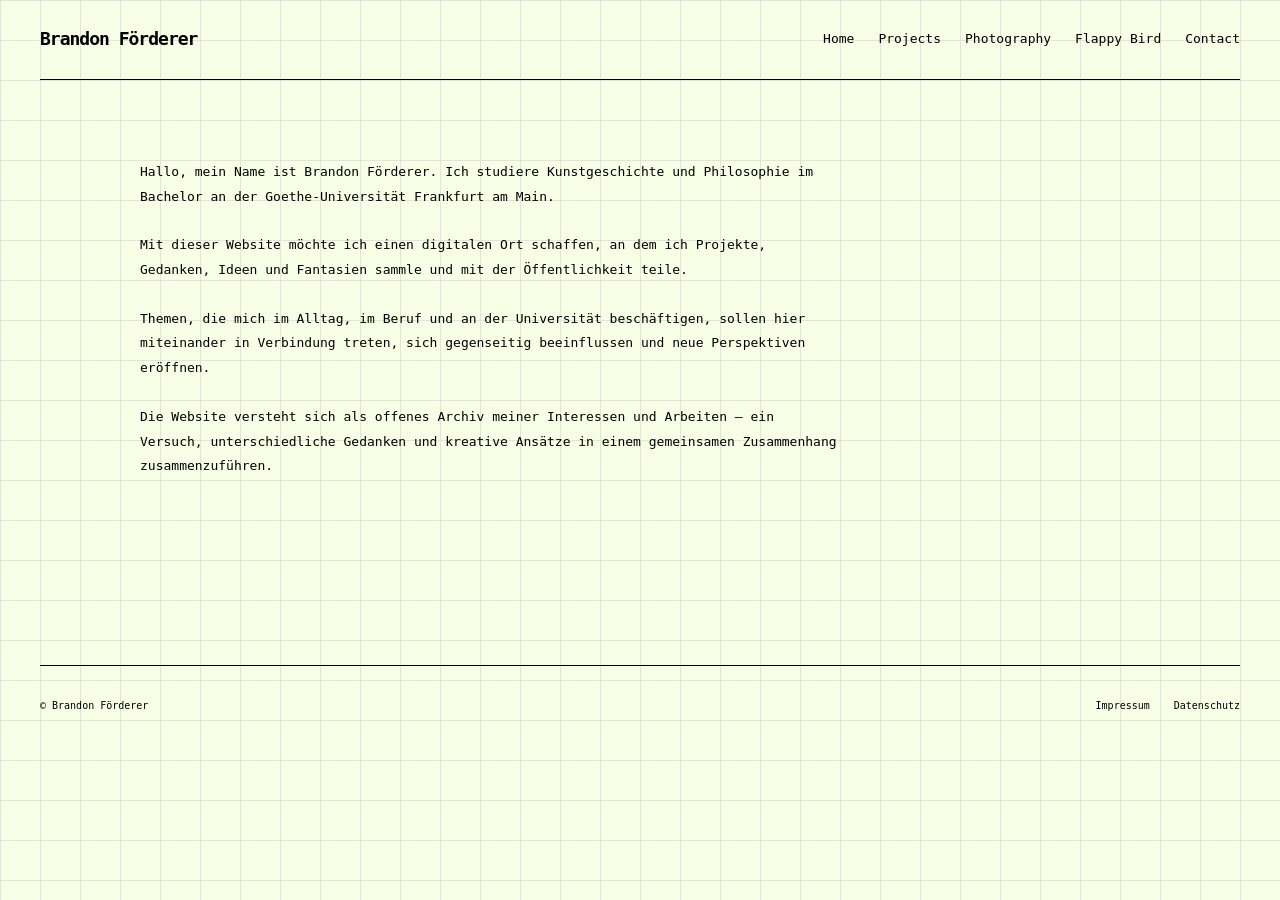
<file: index.html>
<!DOCTYPE html>
<html lang="de">
<head>
    <meta charset="UTF-8">
    <meta name="viewport" content="width=device-width, initial-scale=1.0">
    <meta name="description" content="Die persönliche Website von Brandon Förderer. Ein digitales Archiv für Projekte, Gedanken, Ideen und Fotografie.">
    <title>Brandon Förderer</title>

    <style>
        :root {
            --background: #F8FEE6;
            --foreground: #000000;
            --accent: #83FA6C;
            --grid-color: #E1E3DC;
            --muted: #777777;
            --font-main: "Menlo", "Monaco", monospace;
            --text-size: 13px;
            --heading-size: 18px;
            --display-size: 36px;
            --grid-unit: 40px;
            --space-xs: 4px;
            --space-s: 8px;
            --space-m: 16px;
            --space-l: 20px;
            --space-xl: 24px;
            --space-xxl: 40px;
            --space-section: 80px;
            --page-margin: 40px;
            --content-width: 1440px;
        }

        * {
            box-sizing: border-box;
        }

        html {
            scroll-behavior: smooth;
        }

        body {
            margin: 0;
            padding: 0;
            background: var(--background);
            color: var(--foreground);
            font-family: var(--font-main);
            font-size: var(--text-size);
            line-height: 1.6;
        }

        body.modal-open {
            overflow: hidden;
        }

        a {
            color: var(--foreground);
            text-decoration: none;
        }

        button {
            font: inherit;
        }

        a:focus-visible,
        button:focus-visible {
            outline: 1px solid var(--foreground);
            outline-offset: 4px;
        }

        /* PAGE GRID */

        .site-wrapper {
            position: relative;
            width: 100%;
            min-height: 100vh;
            max-width: var(--content-width);
            margin: 0 auto;
            padding: 0 var(--page-margin);
            background-image:
                linear-gradient(to right, var(--grid-color) 1px, transparent 1px),
                linear-gradient(to bottom, var(--grid-color) 1px, transparent 1px);
            background-size: var(--grid-unit) var(--grid-unit);
            background-position: 0 0;
        }

        /* HEADER */

        header {
            display: grid;
            grid-template-columns: repeat(12, 1fr);
            align-items: center;
            min-height: 80px;
            border-bottom: 1px solid var(--foreground);
        }

        .logo {
            grid-column: span 4;
            font-size: var(--heading-size);
            font-weight: 700;
            letter-spacing: -1px;
        }

        nav {
            grid-column: span 8;
            display: flex;
            justify-content: flex-end;
            align-items: center;
            gap: 24px;
            flex-wrap: wrap;
        }

        nav a,
        .nav-button {
            font-size: var(--text-size);
            color: var(--foreground);
            transition: color 0.2s ease;
        }

        nav a:hover,
        .nav-button:hover {
            color: var(--accent);
        }

        .nav-button {
            padding: 0;
            border: none;
            background: transparent;
            cursor: pointer;
        }

        /* MAIN CONTENT */

        main {
            display: grid;
            grid-template-columns: repeat(12, 1fr);
            min-height: 65vh;
            padding-top: var(--space-section);
            padding-bottom: var(--space-section);
        }

        .intro {
            grid-column: 2 / span 7;
            max-width: 760px;
        }

        .intro p {
            font-size: var(--text-size);
            line-height: 1.9;
            color: var(--foreground);
            margin: 0 0 24px 0;
        }

        .intro p:last-child {
            margin-bottom: 0;
        }

        /* FOOTER */

        footer {
            display: grid;
            grid-template-columns: repeat(12, 1fr);
            align-items: center;
            min-height: 80px;
            border-top: 1px solid var(--foreground);
            font-size: 10px;
        }

        .footer-left {
            grid-column: span 6;
        }

        .footer-right {
            grid-column: span 6;
            display: flex;
            justify-content: flex-end;
            gap: 24px;
        }

        footer a,
        .footer-button {
            color: var(--foreground);
            transition: color 0.2s ease;
        }

        footer a:hover,
        .footer-button:hover {
            color: var(--accent);
        }

        .footer-button {
            border: none;
            padding: 0;
            background: transparent;
            cursor: pointer;
            font-family: inherit;
            font-size: inherit;
        }

        /* FLOATING WINDOW */

        .window {
            position: fixed;
            inset: 0;
            width: min(560px, calc(100% - 40px));
            max-width: 560px;
            max-height: min(680px, calc(100% - 40px));
            margin: auto;
            padding: 0;
            border: 1px solid var(--foreground);
            background: var(--background);
            color: var(--foreground);
            overflow: hidden;
        }

        .window[open] {
            display: flex;
            flex-direction: column;
            animation: windowFade 180ms ease both;
        }

        .window::backdrop {
            background: rgba(0, 0, 0, 0.30);
            animation: backdropFade 180ms ease both;
        }

        @keyframes windowFade {
            from { opacity: 0; }
            to { opacity: 1; }
        }

        @keyframes backdropFade {
            from { background: rgba(0, 0, 0, 0); }
            to { background: rgba(0, 0, 0, 0.30); }
        }

        /* WINDOW HEADER */

        .window-header {
            display: flex;
            justify-content: space-between;
            align-items: center;
            min-height: 40px;
            padding: 0 12px;
            background: var(--accent);
            border-bottom: 1px solid var(--foreground);
            flex-shrink: 0;
        }

        .window-title {
            font-size: 13px;
            font-weight: 700;
        }

        .window-close {
            display: flex;
            align-items: center;
            justify-content: center;
            width: 24px;
            height: 24px;
            padding: 0;
            border: 1px solid var(--foreground);
            background: transparent;
            color: var(--foreground);
            cursor: pointer;
            font-size: 16px;
            line-height: 1;
            transition: background 0.2s ease, color 0.2s ease;
        }

        .window-close:hover {
            background: var(--foreground);
            color: var(--accent);
        }

        /* WINDOW CONTENT */

        .window-content {
            padding: 32px;
            overflow-y: auto;
            overscroll-behavior: contain;
        }

        .window-content h2 {
            font-size: var(--heading-size);
            font-weight: 700;
            margin: 0 0 24px 0;
        }

        .window-content h3 {
            font-size: var(--text-size);
            font-weight: 700;
            margin: 24px 0 8px 0;
        }

        .window-content p {
            font-size: var(--text-size);
            line-height: 1.8;
            margin: 0 0 16px 0;
        }

        .window-content ul {
            padding-left: 20px;
            margin: 0 0 16px 0;
        }

        .window-content li {
            font-size: var(--text-size);
            line-height: 1.8;
            margin-bottom: 6px;
        }

        .window-content a {
            text-decoration: underline;
            text-underline-offset: 3px;
            overflow-wrap: anywhere;
        }

        .window-content a:hover {
            color: var(--muted);
        }

        .window-content section + section {
            border-top: 1px solid var(--grid-color);
            margin-top: 24px;
            padding-top: 8px;
        }

        .window-content [hidden] {
            display: none !important;
        }

        /* RESPONSIVE TABLET */

        @media (max-width: 900px) {
            nav {
                gap: 16px;
            }

            .logo {
                grid-column: span 3;
            }

            nav {
                grid-column: span 9;
            }

            .intro {
                grid-column: 1 / span 9;
            }
        }

        /* RESPONSIVE MOBILE */

        @media (max-width: 700px) {
            :root {
                --page-margin: 20px;
                --space-section: 60px;
                --display-size: 28px;
            }

            header {
                grid-template-columns: 1fr;
                align-items: flex-start;
                padding: 20px 0;
                gap: 20px;
            }

            .logo {
                grid-column: 1;
            }

            nav {
                grid-column: 1;
                justify-content: flex-start;
                gap: 12px 20px;
            }

            nav a,
            .nav-button {
                font-size: 11px;
            }

            main {
                grid-template-columns: repeat(4, 1fr);
                min-height: auto;
                padding-top: var(--space-section);
                padding-bottom: var(--space-section);
            }

            .intro {
                grid-column: 1 / -1;
            }

            .intro p {
                line-height: 1.8;
                margin-bottom: 20px;
            }

            footer {
                grid-template-columns: repeat(4, 1fr);
                gap: 16px;
                padding: 20px 0;
            }

            .footer-left {
                grid-column: span 2;
            }

            .footer-right {
                grid-column: span 2;
                flex-wrap: wrap;
                gap: 12px;
            }

            .window {
                width: calc(100% - 24px);
                max-height: calc(100% - 24px);
            }

            .window-content {
                padding: 24px 20px;
            }
        }

        /* SMALL MOBILE */

        @media (max-width: 380px) {
            nav {
                gap: 10px 14px;
            }

            .footer-left,
            .footer-right {
                grid-column: 1 / -1;
                justify-content: flex-start;
            }
        }

        /* REDUCED MOTION */

        @media (prefers-reduced-motion: reduce) {
            *,
            *::before,
            *::after {
                scroll-behavior: auto !important;
                animation-duration: 0.01ms !important;
                transition-duration: 0.01ms !important;
            }
        }
    </style>
</head>

<body>

<div class="site-wrapper">

    <header>
        <a class="logo" href="/">
            Brandon Förderer
        </a>

        <nav aria-label="Hauptnavigation">
            <a href="/">Home</a>
            <a href="/projects/">Projects</a>
            <a href="/photography/">Photography</a>
            <a href="/flappy-bird/">Flappy Bird</a>
            <button class="nav-button" type="button" data-window="contact">
                Contact
            </button>
        </nav>
    </header>

    <main>
        <section class="intro">
            <p>
                Hallo, mein Name ist Brandon Förderer.
                Ich studiere Kunstgeschichte und Philosophie
                im Bachelor an der Goethe-Universität Frankfurt am Main.
            </p>

            <p>
                Mit dieser Website möchte ich einen digitalen Ort schaffen,
                an dem ich Projekte, Gedanken, Ideen und Fantasien sammle
                und mit der Öffentlichkeit teile.
            </p>

            <p>
                Themen, die mich im Alltag, im Beruf und an der Universität
                beschäftigen, sollen hier miteinander in Verbindung treten,
                sich gegenseitig beeinflussen und neue Perspektiven eröffnen.
            </p>

            <p>
                Die Website versteht sich als offenes Archiv meiner Interessen
                und Arbeiten – ein Versuch, unterschiedliche Gedanken und
                kreative Ansätze in einem gemeinsamen Zusammenhang zusammenzuführen.
            </p>
        </section>
    </main>

    <footer>
        <div class="footer-left">
            © Brandon Förderer
        </div>

        <div class="footer-right">
            <button class="footer-button" type="button" data-window="impressum">
                Impressum
            </button>

            <button class="footer-button" type="button" data-window="datenschutz">
                Datenschutz
            </button>
        </div>
    </footer>

</div>

<!-- FLOATING WINDOW -->

<dialog class="window" id="info-window" aria-labelledby="window-title">

    <div class="window-header">
        <span class="window-title" id="window-title">
            INFORMATION
        </span>

        <button class="window-close" type="button"
            aria-label="Fenster schließen" id="window-close">
            ×
        </button>
    </div>

    <div class="window-content">

        <!-- IMPRESSUM -->

        <section data-content="impressum" hidden>
            <h2>Impressum</h2>

            <h3>Angaben gemäß § 5 DDG</h3>
            <p>
                Brandon Förderer<br>
                Münchener Straße 24<br>
                60329 Frankfurt am Main
            </p>

            <h3>Kontakt</h3>
            <p>
                <a href="mailto:brandon@foerderer.art">
                    brandon@foerderer.art
                </a>
            </p>

            <h3>Haftung für Inhalte</h3>
            <p>
                Die Inhalte dieser Website werden mit Sorgfalt erstellt.
                Für die Richtigkeit, Vollständigkeit und Aktualität
                der Inhalte kann jedoch keine Gewähr übernommen werden.
            </p>

            <p>
                Gesetzliche Verpflichtungen zur Entfernung oder Sperrung
                von Informationen bleiben hiervon unberührt.
            </p>

            <h3>Haftung für Links</h3>
            <p>
                Diese Website enthält gegebenenfalls Links zu externen
                Websites Dritter, auf deren Inhalte kein Einfluss besteht.
            </p>

            <p>
                Für die Inhalte verlinkter Seiten ist stets der jeweilige
                Anbieter oder Betreiber verantwortlich.
            </p>

            <p>
                Bei Bekanntwerden von Rechtsverletzungen werden
                entsprechende Links nach Prüfung entfernt.
            </p>
        </section>

        <!-- DATENSCHUTZ -->

        <section data-content="datenschutz" hidden>

            <h2>Datenschutzerklärung</h2>
            <p><strong>Stand: 26. November 2026</strong></p>

            <h3>1. Verantwortlicher</h3>
            <p>
                Verantwortlich für die Datenverarbeitung auf dieser Website ist:
            </p>
            <p>
                Brandon Förderer<br>
                Münchener Straße 24,<br>
                60329 Frankfurt am Main<br>
                Germany
            </p>
            <p>
                <a href="mailto:brandon@foerderer.art">brandon@foerderer.art</a>
            </p>

            <h3>2. Allgemeine Hinweise zur Datenverarbeitung</h3>
            <p>
                Der Schutz deiner persönlichen Daten ist mir wichtig. Diese Website dient der persönlichen Präsentation von Projekten, Arbeiten und Informationen.
            </p>
            <p>
                Personenbezogene Daten werden im Rahmen des Besuchs dieser Website nur verarbeitet, soweit dies für die technische Bereitstellung, die Sicherheit und die Kommunikation erforderlich ist.
            </p>
            <p>
                Die Verarbeitung erfolgt auf Grundlage der Datenschutz-Grundverordnung (DSGVO).
            </p>

            <h3>3. Hosting über GitHub Pages</h3>
            <p>
                Diese Website wird über GitHub Pages bereitgestellt. Anbieter ist:
            </p>
            <p>
                GitHub, Inc.<br>
                88 Colin P. Kelly Jr. Street<br>
                San Francisco, CA 94107<br>
                USA
            </p>
            <p>
                GitHub Pages ist ein Hosting-Dienst, über den statische Websites veröffentlicht werden können.
            </p>
            <p>
                Beim Aufruf dieser Website werden durch GitHub technische Informationen verarbeitet. Dazu kann insbesondere die IP-Adresse des Besuchers gehören. GitHub protokolliert IP-Adressen von Besuchern der GitHub-Pages-Websites zu Sicherheitszwecken.
            </p>
            <p>
                Die Verarbeitung dient der sicheren und zuverlässigen Bereitstellung dieser Website.
            </p>
            <p>
                Weitere Informationen findest du in der Datenschutzerklärung von GitHub:
                <a href="https://docs.github.com/en/site-policy/privacy-policies/github-general-privacy-statement" target="_blank" rel="noopener noreferrer">GitHub General Privacy Statement</a>
            </p>

            <h3>4. Server-Logfiles</h3>
            <p>
                Beim Besuch dieser Website können durch den Hosting-Anbieter automatisch technische Informationen erfasst werden. Dazu gehören insbesondere:
            </p>
            <ul>
                <li>IP-Adresse</li>
                <li>Datum und Uhrzeit des Zugriffs</li>
                <li>aufgerufene Seiten und Dateien</li>
                <li>Browsertyp und Browserversion</li>
                <li>verwendetes Betriebssystem</li>
                <li>Referrer-URL</li>
            </ul>
            <p>
                Diese Daten werden verarbeitet, um die technische Funktionalität und Sicherheit der Website zu gewährleisten.
            </p>
            <p>
                Die Verarbeitung erfolgt auf Grundlage von Art. 6 Abs. 1 lit. f DSGVO. Das berechtigte Interesse liegt im sicheren und störungsfreien Betrieb der Website.
            </p>
            <p>
                Auf die konkrete Speicherdauer der durch GitHub verarbeiteten Serverdaten habe ich keinen unmittelbaren Einfluss.
            </p>

            <h3>5. Domainverwaltung</h3>
            <p>
                Die Domain dieser Website wird über united-domains GmbH verwaltet.
            </p>
            <p>
                united-domains GmbH<br>
                Gautinger Straße 10<br>
                82319 Starnberg<br>
                Deutschland
            </p>
            <p>
                Im Rahmen der Domainverwaltung und technischen Bereitstellung können technische Daten verarbeitet werden.
            </p>
            <p>
                Weitere Informationen zur Datenverarbeitung durch united-domains findest du unter:
                <a href="https://www.united-domains.de/unternehmen/datenschutz/" target="_blank" rel="noopener noreferrer">Datenschutzhinweise von united-domains</a>
            </p>

            <h3>6. Analyse des Website-Traffics</h3>
            <p>
                Für diese Website werden die von GitHub bereitgestellten Traffic-Statistiken genutzt.
            </p>
            <p>
                Diese Statistiken ermöglichen mir, allgemeine Informationen über die Nutzung der Website einzusehen. Dazu gehören beispielsweise Besucherzahlen, Seitenaufrufe und verweisende Websites.
            </p>
            <p>
                Die Statistiken werden über die Repository-Funktion „Insights – Traffic“ von GitHub bereitgestellt.
            </p>
            <p>
                Ich setze auf dieser Website keine zusätzlichen Analysewerkzeuge wie Google Analytics oder Matomo ein.
            </p>
            <p>
                Weitere Informationen zur Datenverarbeitung durch GitHub findest du unter:
                <a href="https://docs.github.com/en/repositories/viewing-activity-and-data-for-your-repository/viewing-traffic-to-a-repository" target="_blank" rel="noopener noreferrer">Viewing traffic to a repository</a>
            </p>

            <h3>7. Kontaktaufnahme per E-Mail</h3>
            <p>
                Auf dieser Website besteht die Möglichkeit, mich über einen E-Mail-Link zu kontaktieren.
            </p>
            <p>
                Wenn du diesen Link verwendest, wird dein E-Mail-Programm geöffnet. Die Übermittlung deiner Nachricht erfolgt anschließend eigenständig über deinen E-Mail-Anbieter.
            </p>
            <p>
                Die von dir übermittelten personenbezogenen Daten, insbesondere deine E-Mail-Adresse und der Inhalt deiner Nachricht, werden ausschließlich zur Bearbeitung deiner Anfrage und gegebenenfalls für Anschlussfragen verwendet.
            </p>
            <p>
                Die Verarbeitung erfolgt je nach Inhalt der Anfrage auf Grundlage von Art. 6 Abs. 1 lit. b DSGVO oder Art. 6 Abs. 1 lit. f DSGVO.
            </p>

            <h3>8. Schriftarten</h3>
            <p>
                Diese Website verwendet die Schriftart Menlo beziehungsweise lokal verfügbare Systemschriftarten.
            </p>
            <p>
                Es werden hierfür keine externen Schriftarten von Google Fonts oder anderen externen Schriftanbieter-Diensten geladen.
            </p>

            <h3>9. Cookies und lokale Speicherung</h3>
            <p>
                Diese Website verwendet nach aktuellem technischem Stand keine eigenen Tracking-Cookies und keine Analyse-Cookies.
            </p>
            <p>
                Es werden keine zusätzlichen Analyse- oder Marketingdienste eingebunden, die Cookies zu Werbe- oder Trackingzwecken setzen.
            </p>
            <p>
                Technisch notwendige Datenverarbeitungen durch den Hosting-Anbieter bleiben hiervon unberührt.
            </p>

            <h3>10. Rechte der betroffenen Personen</h3>
            <p>
                Du hast im Rahmen der gesetzlichen Bestimmungen folgende Rechte:
            </p>
            <ul>
                <li>Recht auf Auskunft über deine gespeicherten personenbezogenen Daten (Art. 15 DSGVO)</li>
                <li>Recht auf Berichtigung unrichtiger Daten (Art. 16 DSGVO)</li>
                <li>Recht auf Löschung deiner personenbezogenen Daten (Art. 17 DSGVO)</li>
                <li>Recht auf Einschränkung der Verarbeitung (Art. 18 DSGVO)</li>
                <li>Recht auf Datenübertragbarkeit (Art. 20 DSGVO)</li>
                <li>Recht auf Widerspruch gegen die Verarbeitung (Art. 21 DSGVO)</li>
            </ul>
            <p>
                Zur Ausübung deiner Rechte kannst du dich jederzeit über die oben angegebene E-Mail-Adresse an mich wenden.
            </p>

            <h3>11. Beschwerderecht</h3>
            <p>
                Du hast das Recht, dich bei einer zuständigen Datenschutzaufsichtsbehörde über die Verarbeitung dieser Website zu beschweren.
            </p>

            <h3>12. Aktualität und Änderungen</h3>
            <p>
                Diese Datenschutzerklärung hat den Stand vom 26. November 2026.
            </p>
            <p>
                Ich behalte mir vor, diese Datenschutzerklärung anzupassen, wenn technische Änderungen an der Website oder rechtliche Anforderungen dies erforderlich machen.
            </p>

        </section>

        <!-- CONTACT -->

        <section data-content="contact" hidden>
            <h2>Contact</h2>

            <p>
                Für Fragen, Anregungen und Kooperationen
                kannst du mich gerne kontaktieren.
            </p>

            <h3>E-Mail</h3>
            <p>
                <a href="mailto:brandon@foerderer.art">
                    brandon@foerderer.art
                </a>
            </p>

            <h3>Location</h3>
            <p>
                Frankfurt am Main
            </p>
        </section>

        <!-- IMAGE INFORMATION -->

        <section data-content="image" hidden>
            <h2>Image Information</h2>

            <p id="image-description">
                Bildinformationen werden hier angezeigt.
            </p>

            <p id="image-credit">
                Bildnachweis
            </p>
        </section>

    </div>
</dialog>

<!-- JAVASCRIPT — WINDOW SYSTEM -->

<script>
    document.addEventListener("DOMContentLoaded", () => {

        const windowElement = document.getElementById("info-window");
        const windowTitle = document.getElementById("window-title");
        const windowClose = document.getElementById("window-close");
        const windowSections = document.querySelectorAll("[data-content]");

        const windowNames = {
            impressum: "IMPRESSUM / 001",
            datenschutz: "DATENSCHUTZ / 002",
            contact: "CONTACT / 003",
            image: "IMAGE INFORMATION"
        };

        /* OPEN WINDOW */

        function openWindow(name) {
            const selectedSection = document.querySelector(
                `[data-content="${name}"]`
            );

            if (!selectedSection || !windowElement) return;

            windowSections.forEach(section => {
                section.hidden = true;
            });

            selectedSection.hidden = false;

            windowTitle.textContent =
                windowNames[name] || "INFORMATION";

            if (!windowElement.open) {
                windowElement.showModal();
            }

            document.body.classList.add("modal-open");
        }

        /* CLOSE WINDOW */

        function closeWindow() {
            if (windowElement.open) {
                windowElement.close();
            }

            document.body.classList.remove("modal-open");
        }

        /* OPEN BUTTONS */

        document.addEventListener("click", event => {
            const trigger = event.target.closest("[data-window]");

            if (!trigger) return;

            event.preventDefault();
            openWindow(trigger.dataset.window);
        });

        /* CLOSE BUTTON */

        windowClose.addEventListener("click", closeWindow);

        /* ESCAPE / DIALOG CLOSE */

        windowElement.addEventListener("close", () => {
            document.body.classList.remove("modal-open");
        });

        windowElement.addEventListener("cancel", () => {
            document.body.classList.remove("modal-open");
        });

        /* CLICK OUTSIDE */

        windowElement.addEventListener("click", event => {
            if (event.target === windowElement) {
                closeWindow();
            }
        });

        /* IMAGE INFORMATION */

        window.openImageInfo = function(description, credit) {
            document.getElementById("image-description").textContent =
                description;

            document.getElementById("image-credit").textContent =
                credit;

            openWindow("image");
        };

    });
</script>

</body>
</html>
</file>
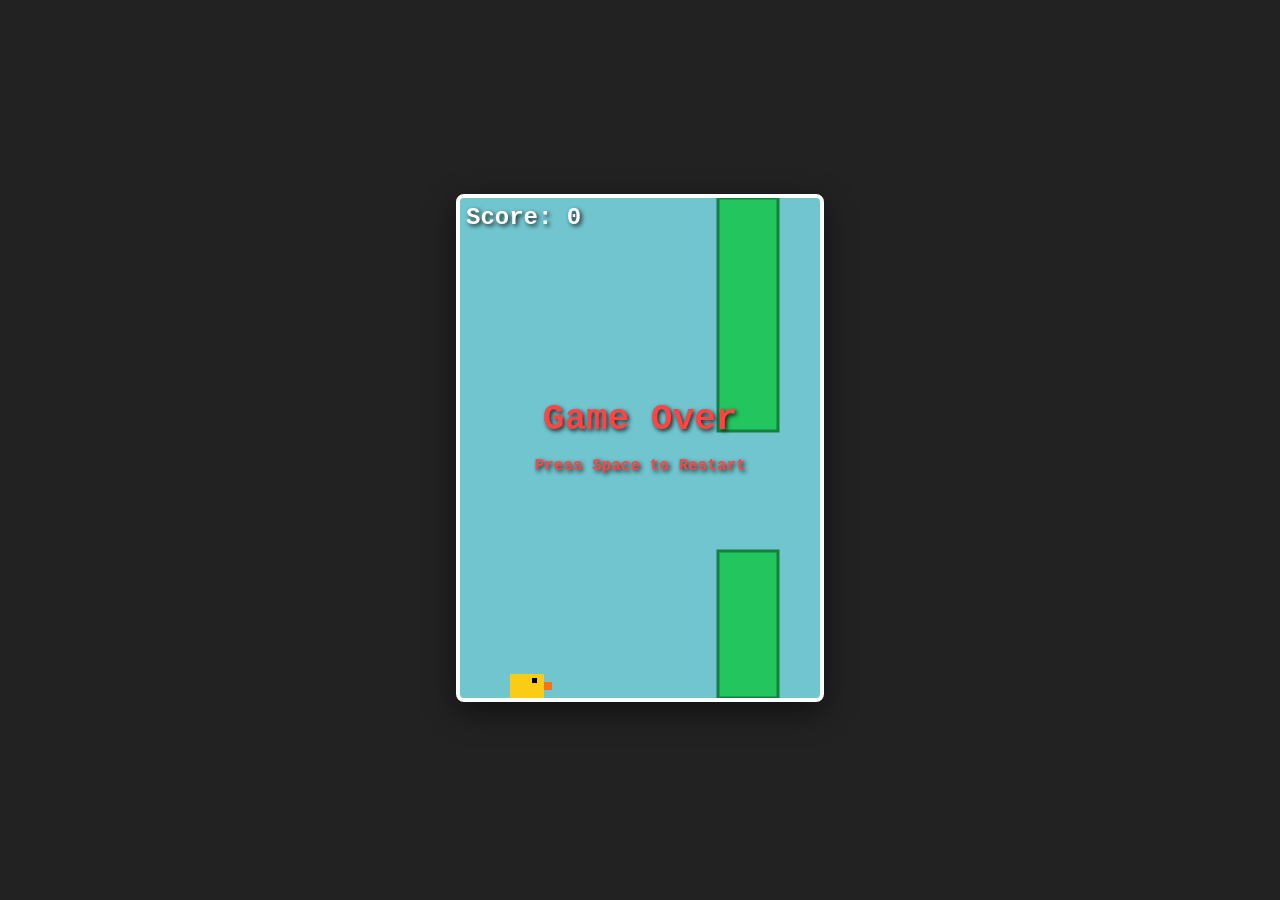
<file: flappy-bird/index.html>
<!DOCTYPE html>
<html lang="de">
<head>
    <meta charset="UTF-8">
    <meta name="viewport" content="width=device-width, initial-scale=1.0">

    <title>Flappy Bird | Brandon Förderer</title>

    <!-- CSS-Datei laden -->
    <link rel="stylesheet" href="style.css">
</head>

<body>

    <div id="game-container">

        <!-- Punktestand -->
        <div id="score-board">
            Score: <span id="score">0</span>
        </div>

        <!-- Spielfeld -->
        <canvas id="gameCanvas" width="360" height="500"></canvas>

        <!-- Game Over -->
        <div id="game-over-text" class="hidden">
            Game Over
            <br>
            <span style="font-size: 16px;">
                Press Space to Restart
            </span>
        </div>

    </div>

    <!-- JavaScript-Datei laden -->
    <script src="script.js"></script>

    <!-- comment your best score! -->

</body>
</html>
</file>
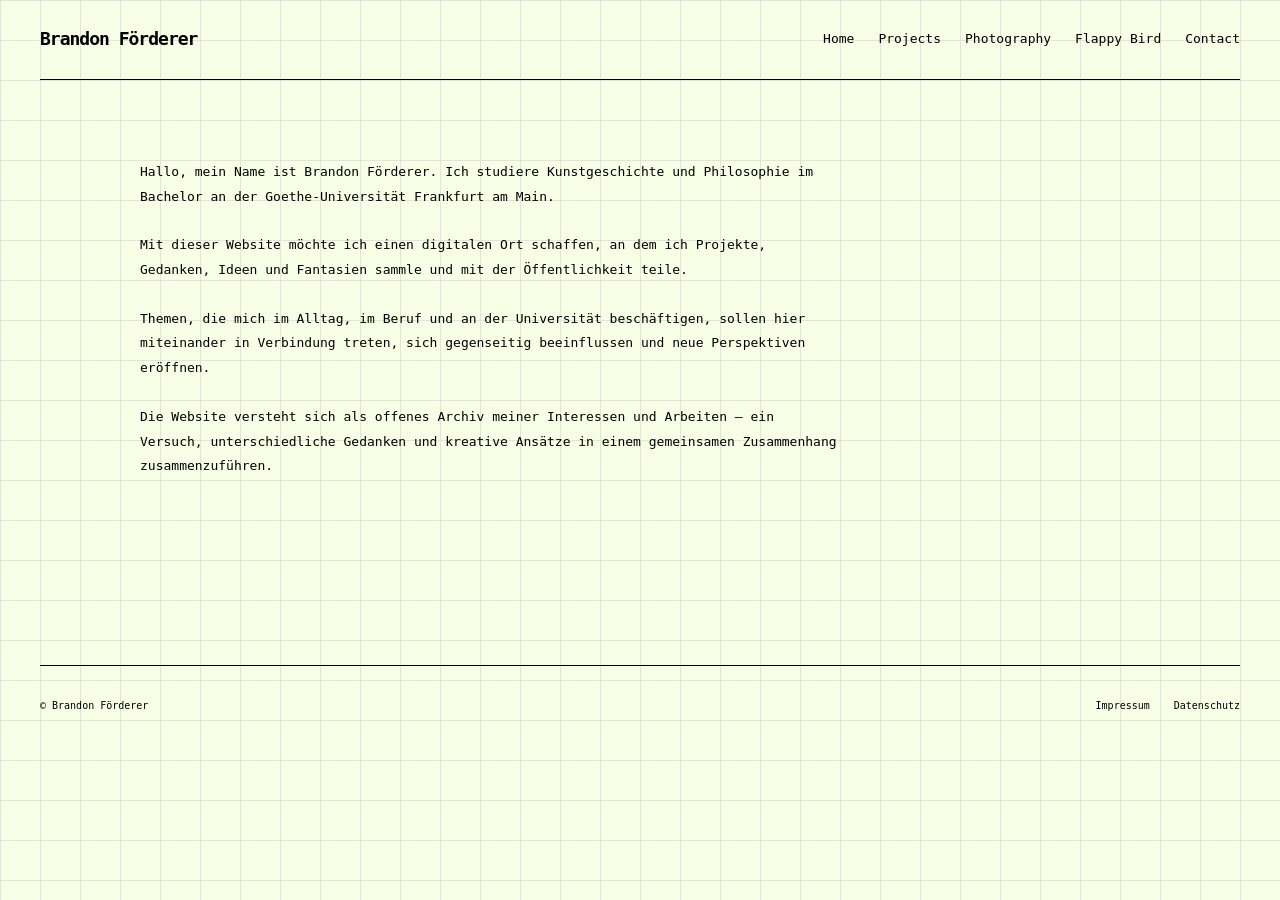
<file: projects/index.html>
<!DOCTYPE html>
<html lang="de">

<head>
    <meta charset="UTF-8">
    <meta name="viewport" content="width=device-width, initial-scale=1.0">

    <meta name="description" content="Die persönliche Website von Brandon Förderer. Ein digitales Archiv für Projekte, Gedanken, Ideen und Fotografie.">

    <title>Brandon Förderer</title>

    <style>

        /* =================================
           01 — DESIGN SYSTEM
        ================================= */

        :root {
            --background: #F8FEE6;
            --foreground: #000000;
            --accent: #83FA6C;
            --grid-color: #E1E3DC;
            --muted: #777777;

            --font-main: "Menlo", "Monaco", monospace;

            --text-size: 13px;
            --heading-size: 18px;
            --display-size: 36px;

            --grid-unit: 40px;

            --space-xs: 4px;
            --space-s: 8px;
            --space-m: 16px;
            --space-l: 20px;
            --space-xl: 24px;
            --space-xxl: 40px;
            --space-section: 80px;

            --page-margin: 40px;
            --content-width: 1440px;
        }


        /* =================================
           02 — GENERAL
        ================================= */

        * {
            box-sizing: border-box;
        }

        html {
            scroll-behavior: smooth;
        }

        body {
            margin: 0;
            padding: 0;
            background: var(--background);
            color: var(--foreground);
            font-family: var(--font-main);
            font-size: var(--text-size);
            line-height: 1.6;
        }

        body.modal-open {
            overflow: hidden;
        }

        a {
            color: var(--foreground);
            text-decoration: none;
        }

        button {
            font: inherit;
        }

        a:focus-visible,
        button:focus-visible {
            outline: 1px solid var(--foreground);
            outline-offset: 4px;
        }


        /* =================================
           03 — PAGE GRID
        ================================= */

        .site-wrapper {
            position: relative;
            width: 100%;
            min-height: 100vh;
            max-width: var(--content-width);
            margin: 0 auto;
            padding: 0 var(--page-margin);

            background-image:
                linear-gradient(
                    to right,
                    var(--grid-color) 1px,
                    transparent 1px
                ),
                linear-gradient(
                    to bottom,
                    var(--grid-color) 1px,
                    transparent 1px
                );

            background-size: var(--grid-unit) var(--grid-unit);
            background-position: 0 0;
        }


        /* =================================
           04 — HEADER
        ================================= */

        header {
            display: grid;
            grid-template-columns: repeat(12, 1fr);
            align-items: center;
            min-height: 80px;
            border-bottom: 1px solid var(--foreground);
        }

        .logo {
            grid-column: span 4;
            font-size: var(--heading-size);
            font-weight: 700;
            letter-spacing: -1px;
        }

        nav {
            grid-column: span 8;
            display: flex;
            justify-content: flex-end;
            align-items: center;
            gap: 24px;
            flex-wrap: wrap;
        }

        nav a,
        .nav-button {
            font-size: var(--text-size);
            color: var(--foreground);
            transition: color 0.2s ease;
        }

        nav a:hover,
        .nav-button:hover {
            color: var(--accent);
        }

        .nav-button {
            padding: 0;
            border: none;
            background: transparent;
            cursor: pointer;
        }


        /* =================================
           05 — MAIN CONTENT
        ================================= */

        main {
            display: grid;
            grid-template-columns: repeat(12, 1fr);
            min-height: 65vh;
            padding-top: var(--space-section);
            padding-bottom: var(--space-section);
        }

        .intro {
            grid-column: 2 / span 7;
            max-width: 760px;
        }

        .intro p {
            font-size: var(--text-size);
            line-height: 1.9;
            color: var(--foreground);
            margin: 0 0 24px 0;
        }

        .intro p:last-child {
            margin-bottom: 0;
        }


        /* =================================
           06 — FOOTER
        ================================= */

        footer {
            display: grid;
            grid-template-columns: repeat(12, 1fr);
            align-items: center;
            min-height: 80px;
            border-top: 1px solid var(--foreground);
            font-size: 10px;
        }

        .footer-left {
            grid-column: span 6;
        }

        .footer-right {
            grid-column: span 6;
            display: flex;
            justify-content: flex-end;
            gap: 24px;
        }

        footer a,
        .footer-button {
            color: var(--foreground);
            transition: color 0.2s ease;
        }

        footer a:hover,
        .footer-button:hover {
            color: var(--accent);
        }

        .footer-button {
            border: none;
            padding: 0;
            background: transparent;
            cursor: pointer;
            font-family: inherit;
            font-size: inherit;
        }


        /* =================================
           07 — FLOATING WINDOW
        ================================= */

        .window {
            position: fixed;
            inset: 0;
            width: min(560px, calc(100% - 40px));
            max-width: 560px;
            max-height: min(680px, calc(100% - 40px));
            margin: auto;
            padding: 0;
            border: 1px solid var(--foreground);
            background: var(--background);
            color: var(--foreground);
            overflow: hidden;
        }

        .window[open] {
            display: flex;
            flex-direction: column;
            animation: windowFade 180ms ease both;
        }

        .window::backdrop {
            background: rgba(0, 0, 0, 0.30);
            animation: backdropFade 180ms ease both;
        }

        @keyframes windowFade {
            from {
                opacity: 0;
            }

            to {
                opacity: 1;
            }
        }

        @keyframes backdropFade {
            from {
                background: rgba(0, 0, 0, 0);
            }

            to {
                background: rgba(0, 0, 0, 0.30);
            }
        }


        /* WINDOW HEADER */

        .window-header {
            display: flex;
            justify-content: space-between;
            align-items: center;
            min-height: 40px;
            padding: 0 12px;
            background: var(--accent);
            border-bottom: 1px solid var(--foreground);
            flex-shrink: 0;
        }

        .window-title {
            font-size: 13px;
            font-weight: 700;
        }

        .window-close {
            display: flex;
            align-items: center;
            justify-content: center;
            width: 24px;
            height: 24px;
            padding: 0;
            border: 1px solid var(--foreground);
            background: transparent;
            color: var(--foreground);
            cursor: pointer;
            font-size: 16px;
            line-height: 1;
            transition:
                background 0.2s ease,
                color 0.2s ease;
        }

        .window-close:hover {
            background: var(--foreground);
            color: var(--accent);
        }


        /* WINDOW CONTENT */

        .window-content {
            padding: 32px;
            overflow-y: auto;
            overscroll-behavior: contain;
        }

        .window-content h2 {
            font-size: var(--heading-size);
            font-weight: 700;
            margin: 0 0 24px 0;
        }

        .window-content h3 {
            font-size: var(--text-size);
            font-weight: 700;
            margin: 24px 0 8px 0;
        }

        .window-content p {
            font-size: var(--text-size);
            line-height: 1.8;
            margin: 0 0 16px 0;
        }

        .window-content a {
            text-decoration: underline;
            text-underline-offset: 3px;
        }

        .window-content a:hover {
            color: var(--muted);
        }

        .window-content section + section {
            border-top: 1px solid var(--grid-color);
            margin-top: 24px;
            padding-top: 8px;
        }

        .window-content [hidden] {
            display: none !important;
        }


        /* =================================
           08 — RESPONSIVE TABLET
        ================================= */

        @media (max-width: 900px) {

            nav {
                gap: 16px;
            }

            .logo {
                grid-column: span 3;
            }

            nav {
                grid-column: span 9;
            }

            .intro {
                grid-column: 1 / span 9;
            }
        }


        /* =================================
           09 — RESPONSIVE MOBILE
        ================================= */

        @media (max-width: 700px) {

            :root {
                --page-margin: 20px;
                --space-section: 60px;
                --display-size: 28px;
            }

            header {
                grid-template-columns: 1fr;
                align-items: flex-start;
                padding: 20px 0;
                gap: 20px;
            }

            .logo {
                grid-column: 1;
            }

            nav {
                grid-column: 1;
                justify-content: flex-start;
                gap: 12px 20px;
            }

            nav a,
            .nav-button {
                font-size: 11px;
            }

            main {
                grid-template-columns: repeat(4, 1fr);
                min-height: auto;
                padding-top: var(--space-section);
                padding-bottom: var(--space-section);
            }

            .intro {
                grid-column: 1 / -1;
            }

            .intro p {
                line-height: 1.8;
                margin-bottom: 20px;
            }

            footer {
                grid-template-columns: repeat(4, 1fr);
                gap: 16px;
                padding: 20px 0;
            }

            .footer-left {
                grid-column: span 2;
            }

            .footer-right {
                grid-column: span 2;
                flex-wrap: wrap;
                gap: 12px;
            }

            .window {
                width: calc(100% - 24px);
                max-height: calc(100% - 24px);
            }

            .window-content {
                padding: 24px 20px;
            }
        }


        /* =================================
           10 — SMALL MOBILE
        ================================= */

        @media (max-width: 380px) {

            nav {
                gap: 10px 14px;
            }

            .footer-left,
            .footer-right {
                grid-column: 1 / -1;
                justify-content: flex-start;
            }
        }


        /* =================================
           11 — REDUCED MOTION
        ================================= */

        @media (prefers-reduced-motion: reduce) {

            *,
            *::before,
            *::after {
                scroll-behavior: auto !important;
                animation-duration: 0.01ms !important;
                transition-duration: 0.01ms !important;
            }
        }

    </style>

</head>


<body>

<div class="site-wrapper">


    <!-- =================================
         HEADER
    ================================= -->

    <header>

        <a class="logo" href="/">
            Brandon Förderer
        </a>

        <nav aria-label="Hauptnavigation">

            <a href="/">Home</a>

            <a href="/projects/">Projects</a>

            <a href="/photography/">Photography</a>

            <a href="/flappy-bird/">Flappy Bird</a>

            <button
                class="nav-button"
                type="button"
                data-window="contact">
                Contact
            </button>

        </nav>

    </header>


    <!-- =================================
         HOME
    ================================= -->

    <main>

        <section class="intro">

            <p>
                Hallo, mein Name ist Brandon Förderer.
                Ich studiere Kunstgeschichte und Philosophie
                im Bachelor an der Goethe-Universität Frankfurt am Main.
            </p>

            <p>
                Mit dieser Website möchte ich einen digitalen Ort schaffen,
                an dem ich Projekte, Gedanken, Ideen und Fantasien sammle
                und mit der Öffentlichkeit teile.
            </p>

            <p>
                Themen, die mich im Alltag, im Beruf und an der Universität
                beschäftigen, sollen hier miteinander in Verbindung treten,
                sich gegenseitig beeinflussen und neue Perspektiven eröffnen.
            </p>

            <p>
                Die Website versteht sich als offenes Archiv meiner Interessen
                und Arbeiten – ein Versuch, unterschiedliche Gedanken und
                kreative Ansätze in einem gemeinsamen Zusammenhang zusammenzuführen.
            </p>

        </section>

    </main>


    <!-- =================================
         FOOTER
    ================================= -->

    <footer>

        <div class="footer-left">
            © Brandon Förderer
        </div>

        <div class="footer-right">

            <button
                class="footer-button"
                type="button"
                data-window="impressum">
                Impressum
            </button>

            <button
                class="footer-button"
                type="button"
                data-window="datenschutz">
                Datenschutz
            </button>

        </div>

    </footer>


</div>


<!-- =================================
     FLOATING WINDOW
     ONE WINDOW — MULTIPLE CONTENTS
================================= -->

<dialog
    class="window"
    id="info-window"
    aria-labelledby="window-title">

    <div class="window-header">

        <span class="window-title" id="window-title">
            INFORMATION
        </span>

        <button
            class="window-close"
            type="button"
            aria-label="Fenster schließen"
            id="window-close">
            ×
        </button>

    </div>


    <div class="window-content">


        <!-- IMPRESSUM -->

        <section data-content="impressum" hidden>

            <h2>Impressum</h2>

            <h3>Angaben gemäß § 5 DDG</h3>

            <p>
                Brandon Förderer
                <br>
                Münchener Straße 24
                <br>
                60329 Frankfurt am Main
            </p>

            <h3>Kontakt</h3>

            <p>
                <a href="mailto:brandon@foerderer.art">
                    brandon@foerderer.art
                </a>
            </p>

            <h3>Haftung für Inhalte</h3>

            <p>
                Die Inhalte dieser Website werden mit Sorgfalt erstellt.
                Für die Richtigkeit, Vollständigkeit und Aktualität
                der Inhalte kann jedoch keine Gewähr übernommen werden.
            </p>

            <p>
                Gesetzliche Verpflichtungen zur Entfernung oder Sperrung
                von Informationen bleiben hiervon unberührt.
            </p>

            <h3>Haftung für Links</h3>

            <p>
                Diese Website enthält gegebenenfalls Links zu externen
                Websites Dritter, auf deren Inhalte kein Einfluss besteht.
            </p>

            <p>
                Für die Inhalte verlinkter Seiten ist stets der jeweilige
                Anbieter oder Betreiber verantwortlich.
            </p>

            <p>
                Bei Bekanntwerden von Rechtsverletzungen werden
                entsprechende Links nach Prüfung entfernt.
            </p>

        </section>


        <!-- DATENSCHUTZ -->

        <section data-content="datenschutz" hidden>

            <h2>Datenschutzerklärung</h2>

            <h3>1. Verantwortlicher</h3>

            <p>
                Brandon Förderer
                <br>
                [Vollständige Anschrift ergänzen]
                <br>
                E-Mail: [E-Mail-Adresse ergänzen]
            </p>

            <h3>2. Hosting</h3>

            <p>
                Diese Website wird über einen Hosting-Anbieter
                bereitgestellt. Bitte ergänze hier den Namen und
                die Anschrift deines tatsächlichen Hosting-Anbieters
                sowie die Informationen zur Datenverarbeitung.
            </p>

            <h3>3. Server-Logfiles</h3>

            <p>
                Beim Aufruf dieser Website können durch den
                Hosting-Anbieter technische Informationen
                verarbeitet werden. Dazu können insbesondere
                IP-Adresse, Zeitpunkt des Zugriffs, Browsertyp,
                Betriebssystem und aufgerufene Seiten gehören.
            </p>

            <p>
                Die tatsächliche Speicherung, Speicherdauer
                und Rechtsgrundlage sind anhand der Bedingungen
                deines Hosting-Anbieters zu ergänzen.
            </p>

            <h3>4. Cookies und externe Dienste</h3>

            <p>
                Hier müssen gegebenenfalls eingesetzte Cookies,
                externe Schriftarten, Analysewerkzeuge,
                eingebundene Medien und weitere Dienste
                aufgeführt werden.
            </p>

            <h3>5. Deine Rechte</h3>

            <p>
                Du hast im Rahmen der gesetzlichen Voraussetzungen
                insbesondere Rechte auf Auskunft, Berichtigung,
                Löschung, Einschränkung der Verarbeitung und
                Beschwerde bei einer Datenschutzaufsichtsbehörde.
            </p>

            <h3>6. Kontakt</h3>

            <p>
                Bei Fragen zum Datenschutz kannst du dich an
                die oben genannte verantwortliche Stelle wenden.
            </p>

        </section>


        <!-- CONTACT -->

        <section data-content="contact" hidden>

            <h2>Contact</h2>

            <p>
                Für Fragen, Anregungen und Kooperationen
                kannst du mich gerne kontaktieren.
            </p>

            <h3>E-Mail</h3>

            <p>
                <a href="mailto:brandon@foerderer.art">
                    brandon@foerderer.art
                </a>
            </p>

            <h3>Location</h3>

            <p>
                Frankfurt am Main
            </p>

        </section>


        <!-- IMAGE INFORMATION — FUTURE USE -->

        <section data-content="image" hidden>

            <h2>Image Information</h2>

            <p id="image-description">
                Bildinformationen werden hier angezeigt.
            </p>

            <p id="image-credit">
                Bildnachweis
            </p>

        </section>


    </div>

</dialog>


<!-- =================================
     JAVASCRIPT — WINDOW SYSTEM
================================= -->

<script>

    document.addEventListener("DOMContentLoaded", () => {

        const windowElement = document.getElementById("info-window");
        const windowTitle = document.getElementById("window-title");
        const windowClose = document.getElementById("window-close");
        const windowSections = document.querySelectorAll("[data-content]");

        const windowNames = {
            impressum: "IMPRESSUM / 001",
            datenschutz: "DATENSCHUTZ / 002",
            contact: "CONTACT / 003",
            image: "IMAGE INFORMATION"
        };


        /* OPEN WINDOW */

        function openWindow(name) {

            const selectedSection = document.querySelector(
                `[data-content="${name}"]`
            );

            if (!selectedSection || !windowElement) return;

            windowSections.forEach(section => {
                section.hidden = true;
            });

            selectedSection.hidden = false;

            windowTitle.textContent =
                windowNames[name] || "INFORMATION";

            if (!windowElement.open) {
                windowElement.showModal();
            }

            document.body.classList.add("modal-open");
        }


        /* CLOSE WINDOW */

        function closeWindow() {

            if (windowElement.open) {
                windowElement.close();
            }

            document.body.classList.remove("modal-open");
        }


        /* OPEN BUTTONS */

        document.addEventListener("click", event => {

            const trigger = event.target.closest("[data-window]");

            if (!trigger) return;

            event.preventDefault();

            openWindow(trigger.dataset.window);
        });


        /* CLOSE BUTTON */

        windowClose.addEventListener("click", closeWindow);


        /* ESCAPE / DIALOG CLOSE */

        windowElement.addEventListener("close", () => {
            document.body.classList.remove("modal-open");
        });

        windowElement.addEventListener("cancel", () => {
            document.body.classList.remove("modal-open");
        });


        /* CLICK OUTSIDE */

        windowElement.addEventListener("click", event => {

            if (event.target === windowElement) {
                closeWindow();
            }
        });


        /* IMAGE INFORMATION */

        window.openImageInfo = function(description, credit) {

            document.getElementById("image-description").textContent =
                description;

            document.getElementById("image-credit").textContent =
                credit;

            openWindow("image");
        };

    });

</script>

</body>
</html>
</file>
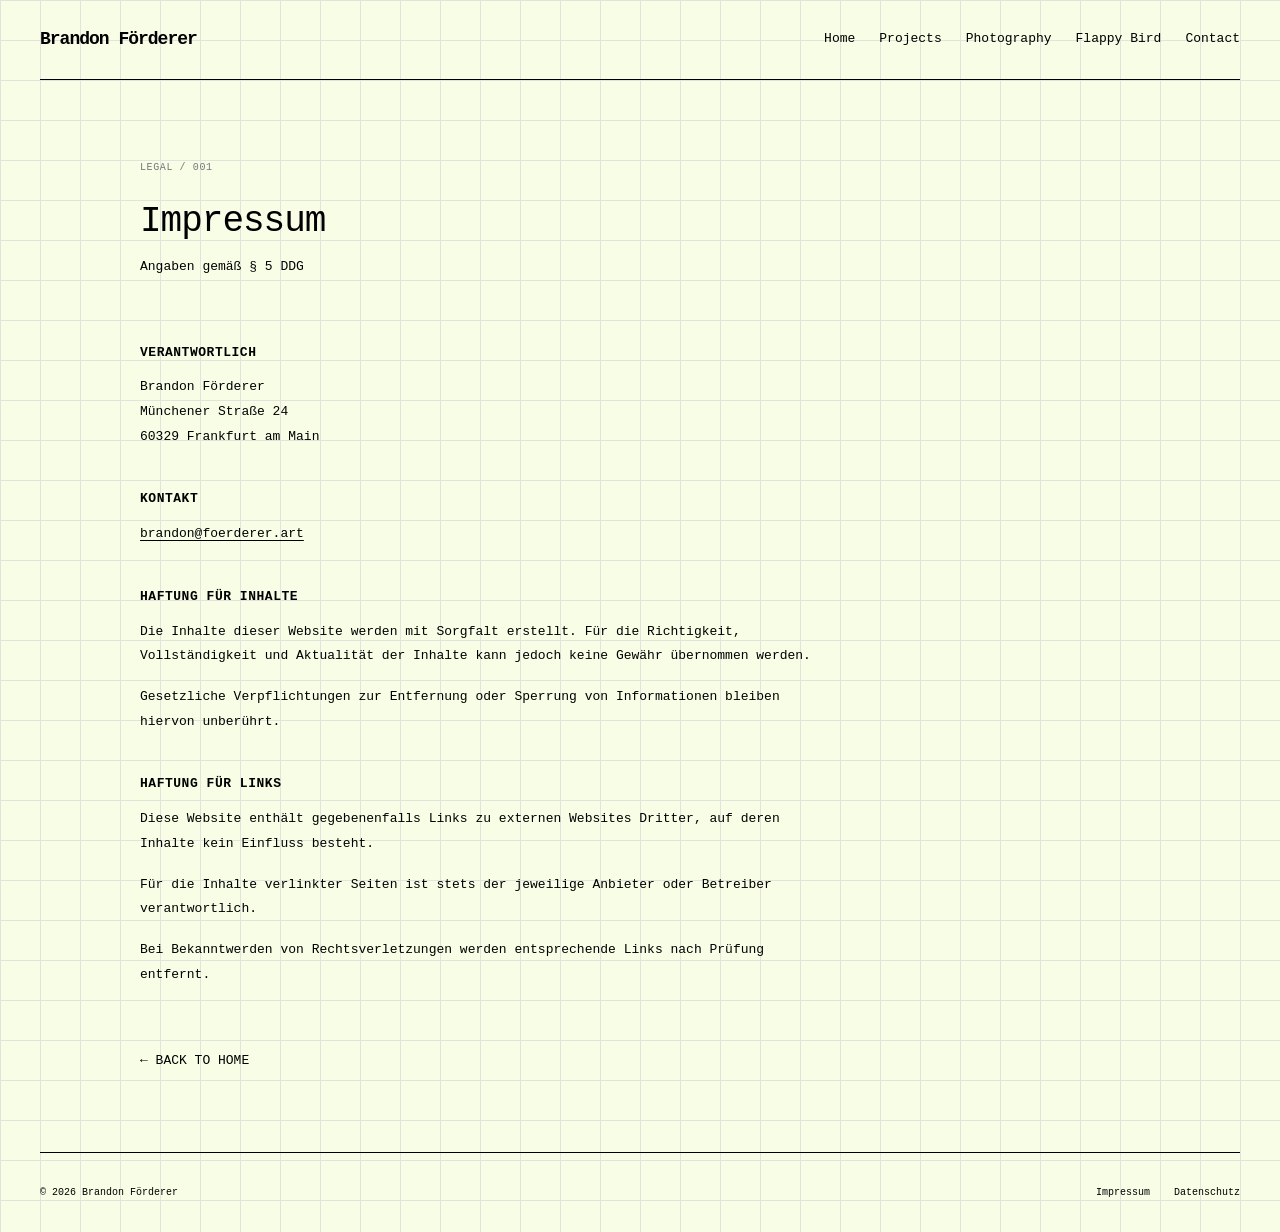
<file: impressum.html>
<!DOCTYPE html>
<html lang="de">

<head>
    <meta charset="UTF-8">
    <meta name="viewport" content="width=device-width, initial-scale=1.0">

    <meta name="description" content="Impressum der persönlichen Website von Brandon Förderer.">

    <title>Impressum — Brandon Förderer</title>

    <style>

        /* =================================
           01 — DESIGN SYSTEM
        ================================= */

        :root {
            --background: #F8FEE6;
            --foreground: #000000;
            --accent: #83FA6C;
            --grid-color: #E1E3DC;
            --muted: #777777;

            --font-main: "Menlo", "Monaco", monospace;

            --text-size: 13px;
            --heading-size: 18px;
            --display-size: 36px;

            --grid-unit: 40px;

            --space-xs: 4px;
            --space-s: 8px;
            --space-m: 16px;
            --space-l: 20px;
            --space-xl: 24px;
            --space-xxl: 40px;
            --space-section: 80px;

            --page-margin: 40px;
            --content-width: 1440px;
        }


        /* =================================
           02 — GENERAL
        ================================= */

        * {
            box-sizing: border-box;
        }

        html {
            scroll-behavior: smooth;
        }

        body {
            margin: 0;
            padding: 0;
            background: var(--background);
            color: var(--foreground);
            font-family: var(--font-main);
            font-size: var(--text-size);
            line-height: 1.6;
        }

        a {
            color: var(--foreground);
            text-decoration: none;
        }

        a:focus-visible {
            outline: 1px solid var(--foreground);
            outline-offset: 4px;
        }


        /* =================================
           03 — PAGE GRID
        ================================= */

        .site-wrapper {
            position: relative;
            width: 100%;
            min-height: 100vh;
            max-width: var(--content-width);
            margin: 0 auto;
            padding: 0 var(--page-margin);

            background-image:
                linear-gradient(
                    to right,
                    var(--grid-color) 1px,
                    transparent 1px
                ),
                linear-gradient(
                    to bottom,
                    var(--grid-color) 1px,
                    transparent 1px
                );

            background-size:
                var(--grid-unit) var(--grid-unit);

            background-position: 0 0;
        }


        /* =================================
           04 — HEADER
        ================================= */

        header {
            display: grid;
            grid-template-columns: repeat(12, 1fr);
            align-items: center;
            min-height: 80px;
            border-bottom: 1px solid var(--foreground);
        }

        .logo {
            grid-column: span 4;
            font-size: var(--heading-size);
            font-weight: 700;
            letter-spacing: -1px;
        }

        nav {
            grid-column: span 8;
            display: flex;
            justify-content: flex-end;
            align-items: center;
            gap: 24px;
            flex-wrap: wrap;
        }

        nav a {
            font-size: var(--text-size);
            color: var(--foreground);
            transition: color 0.2s ease;
        }

        nav a:hover {
            color: var(--accent);
        }


        /* =================================
           05 — MAIN CONTENT
        ================================= */

        main {
            display: grid;
            grid-template-columns: repeat(12, 1fr);
            min-height: 65vh;
            padding-top: var(--space-section);
            padding-bottom: var(--space-section);
        }

        .legal-content {
            grid-column: 2 / span 7;
            max-width: 760px;
        }

        .page-label {
            color: var(--muted);
            font-size: 10px;
            letter-spacing: 0.06em;
            margin-bottom: 24px;
        }

        h1 {
            font-size: var(--display-size);
            font-weight: 400;
            line-height: 1.2;
            letter-spacing: -1px;
            margin: 0 0 12px 0;
        }

        .subtitle {
            margin: 0 0 64px 0;
            line-height: 1.8;
        }

        .legal-section {
            margin-bottom: 40px;
        }

        .legal-section h2 {
            font-size: var(--text-size);
            font-weight: 700;
            letter-spacing: 0.04em;
            margin: 0 0 12px 0;
        }

        .legal-section p {
            font-size: var(--text-size);
            line-height: 1.9;
            margin: 0 0 16px 0;
        }

        .legal-section a {
            text-decoration: underline;
            text-underline-offset: 3px;
        }

        .legal-section a:hover {
            color: var(--muted);
        }

        .back-link {
            display: inline-block;
            margin-top: 24px;
            font-size: var(--text-size);
            transition: color 0.2s ease;
        }

        .back-link:hover {
            color: var(--accent);
        }


        /* =================================
           06 — FOOTER
        ================================= */

        footer {
            display: grid;
            grid-template-columns: repeat(12, 1fr);
            align-items: center;
            min-height: 80px;
            border-top: 1px solid var(--foreground);
            font-size: 10px;
        }

        .footer-left {
            grid-column: span 6;
        }

        .footer-right {
            grid-column: span 6;
            display: flex;
            justify-content: flex-end;
            gap: 24px;
        }

        footer a {
            color: var(--foreground);
            transition: color 0.2s ease;
        }

        footer a:hover {
            color: var(--accent);
        }


        /* =================================
           07 — RESPONSIVE TABLET
        ================================= */

        @media (max-width: 900px) {

            .logo {
                grid-column: span 3;
            }

            nav {
                grid-column: span 9;
                gap: 16px;
            }

            .legal-content {
                grid-column: 1 / span 9;
            }
        }


        /* =================================
           08 — RESPONSIVE MOBILE
        ================================= */

        @media (max-width: 700px) {

            :root {
                --page-margin: 20px;
                --space-section: 60px;
                --display-size: 28px;
            }

            header {
                grid-template-columns: 1fr;
                align-items: flex-start;
                padding: 20px 0;
                gap: 20px;
            }

            .logo {
                grid-column: 1;
            }

            nav {
                grid-column: 1;
                justify-content: flex-start;
                gap: 12px 20px;
            }

            nav a {
                font-size: 11px;
            }

            main {
                grid-template-columns: repeat(4, 1fr);
                min-height: auto;
                padding-top: var(--space-section);
                padding-bottom: var(--space-section);
            }

            .legal-content {
                grid-column: 1 / -1;
            }

            .subtitle {
                margin-bottom: 48px;
            }

            .legal-section {
                margin-bottom: 32px;
            }

            footer {
                grid-template-columns: repeat(4, 1fr);
                gap: 16px;
                padding: 20px 0;
            }

            .footer-left {
                grid-column: span 2;
            }

            .footer-right {
                grid-column: span 2;
                flex-wrap: wrap;
                gap: 12px;
            }
        }


        /* =================================
           09 — SMALL MOBILE
        ================================= */

        @media (max-width: 380px) {

            nav {
                gap: 10px 14px;
            }

            .footer-left,
            .footer-right {
                grid-column: 1 / -1;
                justify-content: flex-start;
            }
        }


        /* =================================
           10 — REDUCED MOTION
        ================================= */

        @media (prefers-reduced-motion: reduce) {

            *,
            *::before,
            *::after {
                scroll-behavior: auto !important;
                animation-duration: 0.01ms !important;
                transition-duration: 0.01ms !important;
            }
        }

    </style>

</head>


<body>

<div class="site-wrapper">


    <!-- =================================
         HEADER
    ================================= -->

    <header>

        <a class="logo" href="/">
            Brandon Förderer
        </a>

        <nav aria-label="Hauptnavigation">

            <a href="/">Home</a>

            <a href="/projects/">Projects</a>

            <a href="/photography/">Photography</a>

            <a href="/flappy-bird/">Flappy Bird</a>

            <a href="mailto:brandon@foerderer.art">
                Contact
            </a>

        </nav>

    </header>


    <!-- =================================
         IMPRESSUM
    ================================= -->

    <main>

        <article class="legal-content">

            <div class="page-label">
                LEGAL / 001
            </div>

            <h1>Impressum</h1>

            <p class="subtitle">
                Angaben gemäß § 5 DDG
            </p>


            <section class="legal-section">

                <h2>VERANTWORTLICH</h2>

                <p>
                    Brandon Förderer<br>
                    Münchener Straße 24<br>
                    60329 Frankfurt am Main
                </p>

            </section>


            <section class="legal-section">

                <h2>KONTAKT</h2>

                <p>
                    <a href="mailto:brandon@foerderer.art">
                        brandon@foerderer.art
                    </a>
                </p>

            </section>


            <section class="legal-section">

                <h2>HAFTUNG FÜR INHALTE</h2>

                <p>
                    Die Inhalte dieser Website werden mit Sorgfalt erstellt.
                    Für die Richtigkeit, Vollständigkeit und Aktualität
                    der Inhalte kann jedoch keine Gewähr übernommen werden.
                </p>

                <p>
                    Gesetzliche Verpflichtungen zur Entfernung oder Sperrung
                    von Informationen bleiben hiervon unberührt.
                </p>

            </section>


            <section class="legal-section">

                <h2>HAFTUNG FÜR LINKS</h2>

                <p>
                    Diese Website enthält gegebenenfalls Links zu externen
                    Websites Dritter, auf deren Inhalte kein Einfluss besteht.
                </p>

                <p>
                    Für die Inhalte verlinkter Seiten ist stets der jeweilige
                    Anbieter oder Betreiber verantwortlich.
                </p>

                <p>
                    Bei Bekanntwerden von Rechtsverletzungen werden
                    entsprechende Links nach Prüfung entfernt.
                </p>

            </section>


            <a class="back-link" href="/">
                ← BACK TO HOME
            </a>

        </article>

    </main>


    <!-- =================================
         FOOTER
    ================================= -->

    <footer>

        <div class="footer-left">
            © 2026 Brandon Förderer
        </div>

        <div class="footer-right">

            <a href="/impressum.html">
                Impressum
            </a>

            <a href="/#datenschutz">
                Datenschutz
            </a>

        </div>

    </footer>


</div>

</body>
</html>
</file>
<file: flappy-bird/style.css>
body {
    margin: 0;
    padding: 0;
    background-color: #222;
    font-family: 'Courier New', Courier, monospace;
    display: flex;
    justify-content: center;
    align-items: center;
    height: 100vh;
    color: white;
}

#game-container {
    position: relative;
}

#score-board {
    position: absolute;
    top: 10px;
    left: 10px;
    font-size: 24px;
    font-weight: bold;
    z-index: 10;
    text-shadow: 2px 2px 4px rgba(0,0,0,0.8);
}

#game-over-text {
    position: absolute;
    top: 40%;
    width: 100%;
    text-align: center;
    font-size: 36px;
    font-weight: bold;
    color: #ff4444;
    text-shadow: 2px 2px 4px rgba(0,0,0,0.8);
    z-index: 10;
}

canvas {
    border: 4px solid #fff;
    border-radius: 8px;
    box-shadow: 0 10px 30px rgba(0,0,0,0.5);
    background-color: #70c5ce; /* Sky blue background */
}

.hidden {
    display: none;
}
</file>
